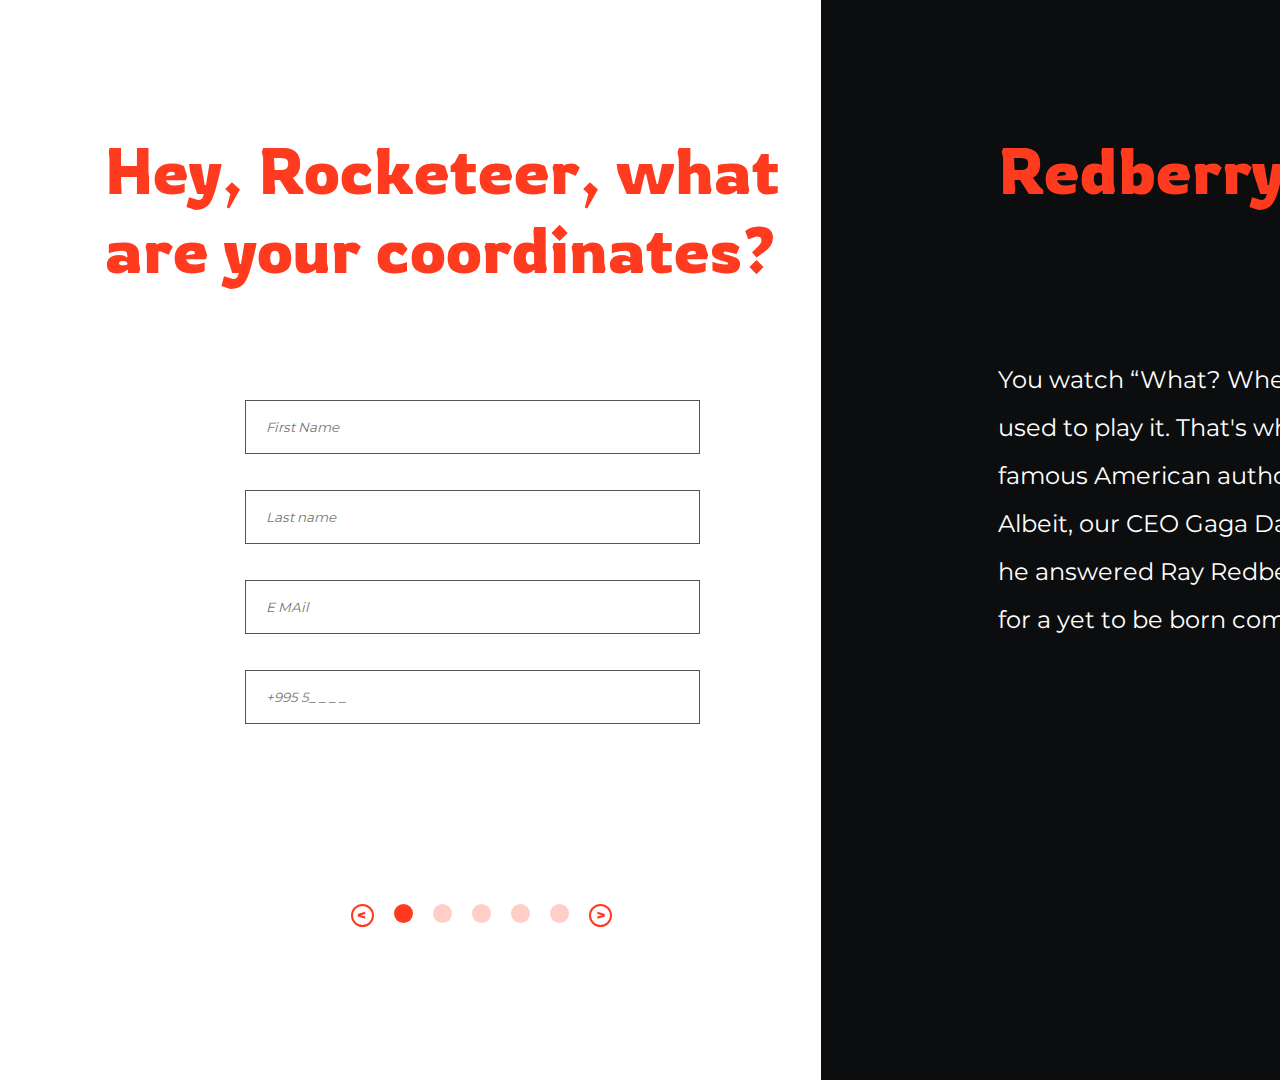
<file: main.html>
<!DOCTYPE html>
<html lang="en">
<head>
    <meta charset="UTF-8">
    <meta http-equiv="X-UA-Compatible" content="IE=edge">
    <meta name="viewport" content="width=device-width, initial-scale=1.0">
    <link rel="stylesheet" href="css/reset.css">
    <link rel="stylesheet" href="css/main.css">
    <link rel="stylesheet" href="css/fonts.css">
    <title>rr</title>
</head>
<body>
    <div class="left">
        <div class="heading_container">
            <h1 class="heading">
                Hey, Rocketeer, what are your coordinates?
            </h1>
        </div>
        <div class="forms_and_dots">
            <div class="forms">
                <form action="post">
                    <input class="form" type="text" placeholder="First Name "> <br> <br>
                    <input class="form" type="text" placeholder="Last name   "> <br> <br>
                    <input class="form" type="text" placeholder="E MAil   "> <br> <br>
                    <input class="form" type="text" placeholder="+995 5_ _ _ _ ">
                </form>
            </div>
            <div class="dotcontainer">
                <div class="wertili2"><p><</p></div>
                <div class="wertili"></div>
                <div class="wertili tw"></div>
                <div class="wertili tw"></div>
                <div class="wertili tw"></div>
                <div class="wertili tw"></div>
                <div class="wertili2"><p>></p></div>                
            </div>  
        </div>      
    </div>
    <div class="right">
        <div class="heading_container2">
            <h2>
                Redberry Origins
            </h2>
            <p class="text">
                You watch “What? Where? When?” Yeah. 
                Our founders used to play it. That's where they got a
                question about a famous American author and screenwriter 
                Ray Bradbury. Albeit, our CEO Gaga Darsalia
                forgot the exact name and he answered Ray Redberry. And
                at that moment, a name for a yet to be born company was
                inspired - Redberry 😇
            </p>           
        </div>

    </div>
    
</body>
</html>
</file>
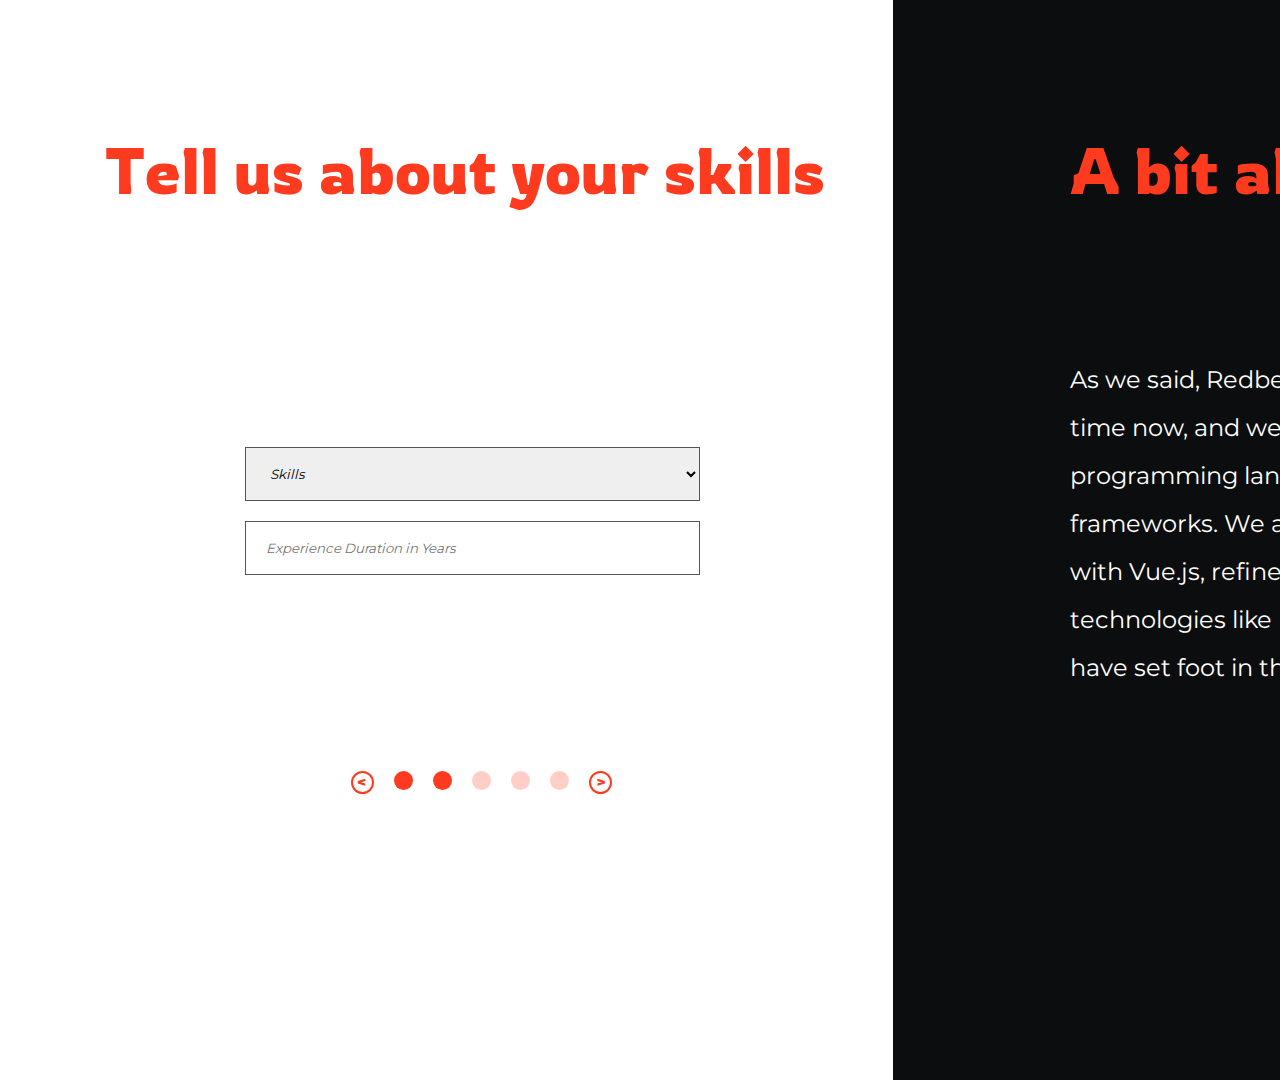
<file: page2.html>
<!DOCTYPE html>
<html lang="en">
<head>
    <meta charset="UTF-8">
    <meta http-equiv="X-UA-Compatible" content="IE=edge">
    <meta name="viewport" content="width=device-width, initial-scale=1.0">
    <link rel="stylesheet" href="css/reset.css">
    <link rel="stylesheet" href="css/page2.css">
    <link rel="stylesheet" href="css/fonts.css">
    <title>rr</title>
</head>
<body>
    <div class="left">
        <div class="heading_container">
            <h1 class="heading">
                Tell us about your skills
            </h1>
        </div>
        <div class="forms_and_dots">
            <div class="forms">
                <form action="post">
                    <select  class="form">
                        <option>Skills</option>
                        <option>html</option>
                        <option>css</option>
                        <option>javascript</option>
                    </select>
                    <input class="form" type="text" placeholder="Experience Duration in Years "> <br> <br>
                </form>
            </div>
            <div class="dotcontainer">
                <div class="wertili2"><p><</p></div>
                <div class="wertili"></div>
                <div class="wertili"></div>
                <div class="wertili tw"></div>
                <div class="wertili tw"></div>
                <div class="wertili tw"></div>
                <div class="wertili2"><p>></p></div>                
            </div>  
        </div>      
    </div>
    <div class="right">
        <div class="heading_container2">
            <h2>
                A bit about our battles
            </h2>
            <p class="text">
                As we said, Redberry has been on the field 
                for quite some time now, and we have touched 
                and embraced a variety of programming languages, 
                technologies, philosophies, and frameworks. We 
                are battle-tested in PHP Laravel Stack with Vue.js, 
                refined in React, and allies with Serverside 
                technologies like Docker and Kubernetes, and 
                now we have set foot in the web3 industry.
            </p>           
        </div>

    </div>
    
    
    
    
</body>
</html>
</file>
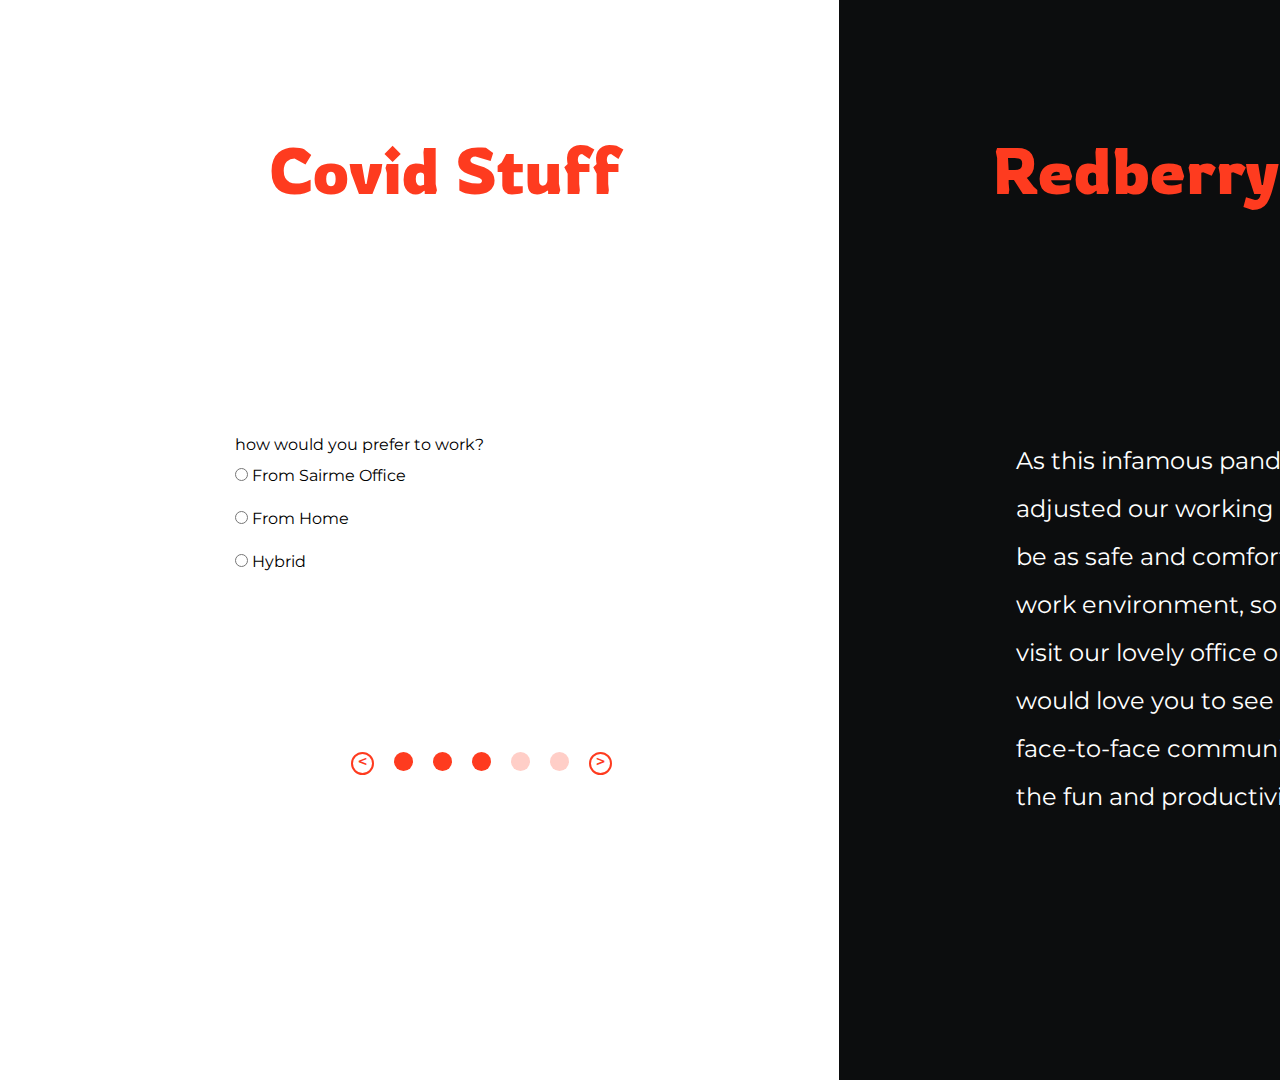
<file: page3.html>
<!DOCTYPE html>
<html lang="en">
<head>
    <meta charset="UTF-8">
    <meta http-equiv="X-UA-Compatible" content="IE=edge">
    <meta name="viewport" content="width=device-width, initial-scale=1.0">
    <link rel="stylesheet" href="css/reset.css">
    <link rel="stylesheet" href="css/page3.css">
    <link rel="stylesheet" href="css/fonts.css">
    <title>rr</title>
</head>
<body>
    <div class="left">
        <div class="heading_container">
            <h1 class="heading">
                Covid Stuff
            </h1>
        </div>
        <div class="forms_and_dots">
            <form>
                <p>how would you prefer to work?</p>
                <input type="radio">
                <label>From Sairme Office</label><br>
                <input type="radio">
                <label>From Home</label><br>
                <input type="radio">
                <label>Hybrid</label>
            </form>
            <div class="dotcontainer">
                <div class="wertili2"><p><</p></div>
                <div class="wertili"></div>
                <div class="wertili"></div>
                <div class="wertili"></div>
                <div class="wertili tw"></div>
                <div class="wertili tw"></div>
                <div class="wertili2"><p>></p></div>                
            </div>  
        </div>      
    </div>
    <div class="right">
        <div class="heading_container2">
            <h2>
                Redberry Covid Policies
            </h2>
            <p class="text">
                As this infamous pandemic took over the world, 
                we adjusted our working practices so that our 
                employees can be as safe and comfortable as possible. 
                We have a hybrid work environment, so you can either 
                work from home or visit our lovely office on Sairme 
                Street. If it was up to us, we would love you to see 
                us in the office because we think face-to-face 
                communications > Zoom meetings. Both on the fun 
                and productivity scales. 
            </p>           
        </div>

    </div>
    
</body>
</html>
</file>
<file: css/main.css>
body{
    display: flex;
}
.left {
    background-color: #ffffff;
    width: 926px;
    height: 1080px;
    display: inline-block;
    font-family: 'Rowdies';
    box-sizing: border-box;
}
.heading_container h1{
    width: 716px;
    height: 128px;
    display: inline-block;
    margin: 131px 0 131px 105px;
    color: #FE3B1F;
    line-height: 79.49px;
    font-size: 64px;
    font-family: 'Rowdies';
    font-weight: 400;
}
.forms{
    /* margin: 0 0 0 235px; */
}
.form {
    width: 455px;
    height: 54px;
    padding: 12px 20px;
    display: inline-block;
    border: 1px solid #525557;
    box-sizing: border-box;
    margin: 10px;
    font-family: 'Montserrat';
    font-style: italic;
  }
.right {
    width: 994px;
    height: 1080px;
    box-sizing: border-box;
    font-family: 'Rowdies';
    background-color: #0C0D0E;
   
}
.heading_container2 h2{
    width: 716px;
    height: 94px;
    display: inline-block;
    margin: 131px 114px 0 177px;
    color: #FE3B1F;
    line-height: 79.49px;
    font-size: 64px;
    font-family: 'Rowdies';
    font-weight: 400;
}
.heading_container2 p{
    width: 705px;
    height: 608px;
    display: inline-block;
    margin: 131px 114px 0 177px;
    color: #ffffff;
    line-height: 48px;
    font-size: 24px;
    font-family: 'Montserrat';
    font-weight: 400;
}
.forms_and_dots{
    width: 455px;
    height: 533px;
    margin: 0 0 0 235px;
}

                                                            /* wertilebi */
.dotcontainer{
    display: flex;
    height: 30px;
    margin: 160px 0 0 106px;
    
    }
.wertili {
    display: flex;
    width: 19px;
    height: 19px;
    border-radius: 50%;
    background-color: #FE3B1F;
    margin: 10px;
}
.wertili2 p {
    display: flex;
    width: 19px;
    height: 19px;
    border-style: double;
    border-radius: 50%;
    border-width: 2px;
    border-color: #FE3B1F;
    color: #FE3B1F;
    margin: 10px;
    font-weight: 900;
    justify-content: center;
}
.tw{
    opacity: 25%;
}
.arroy {
    width: 15px;
    height: 15px;
    border-style: solid;
    border-radius: 50%;
    border-color: red;
    border-color: orangered;
    margin: 10px;
}
.isari {
    color: orangered;
    font-weight: bold;
}

                                                            /* wertilebi */
</file>
<file: css/fonts.css>
@font-face {
    font-family: 'Rowdies';
    src: url('../fonts/Rowdies/');
    src: url('../fonts/Rowdies/?#iefix') format('embedded-opentype'),
        url('../fonts/Rowdies/Rowdies-Regular.woff2') format('woff2'),
        url('../fonts/Rowdies/Rowdies-Regular.woff') format('woff'),
        url('../fonts/Rowdies/Rowdies-Regular.svg#Rowdies-Regular') format('svg');
    font-weight: normal;
    font-style: normal;
    font-display: swap;
}

@font-face {
    font-family: 'Montserrat';
    src: url('../fonts/Monserat/Montserrat-Regular.eot');
    src: url('../fonts/Monserat/Montserrat-Regular.eot?#iefix') format('embedded-opentype'),
        url('../fonts/Monserat/Montserrat-Regular.woff2') format('woff2'),
        url('../fonts/Monserat/Montserrat-Regular.woff') format('woff'),
        url('../fonts/Monserat/Montserrat-Regular.svg#Montserrat-Regular') format('svg');
    font-weight: normal;
    font-style: normal;
    font-display: swap;
}
</file>
<file: css/page2.css>
body{
    display: flex;
}
.left {
    background-color: #ffffff;
    width: 926px;
    height: 1080px;
    display: inline-block;
    font-family: 'Rowdies';
    box-sizing: border-box;
}
.heading_container h1{
    width: 788px;
    height: 175px;
    display: inline-block;
    margin: 131px 0 131px 105px;
    color: #FE3B1F;
    line-height: 79.49px;
    font-size: 64px;
    font-family: 'Rowdies';
    font-weight: 400;
}
.forms{
    /* margin: 0 0 0 235px; */
}
.form {
    width: 455px;
    height: 54px;
    padding: 12px 20px;
    display: inline-block;
    border: 1px solid #525557;
    box-sizing: border-box;
    margin: 10px;
    font-family: 'Montserrat';
    font-style: italic;
  }
.right {
    width: 994px;
    height: 1080px;
    box-sizing: border-box;
    font-family: 'Rowdies';
    background-color: #0C0D0E;
   
}
.heading_container2 h2{
    width: 716px;
    height: 94px;
    display: inline-block;
    margin: 131px 114px 0 177px;
    color: #FE3B1F;
    line-height: 79.49px;
    font-size: 64px;
    font-family: 'Rowdies';
    font-weight: 400;
}
.heading_container2 p{
    width: 705px;
    height: 606px;
    display: inline-block;
    margin: 131px 114px 0 177px;
    color: #ffffff;
    line-height: 48px;
    font-size: 24px;
    font-family: 'Montserrat';
    font-weight: 400;
}
.forms_and_dots{
    width: 455px;
    height: 533px;
    margin: 0 0 0 235px;
}

                                                            /* wertilebi */
.dotcontainer{
    display: flex;
    height: 30px;
    margin: 160px 0 0 106px;
    
    }
.wertili {
    display: flex;
    width: 19px;
    height: 19px;
    border-radius: 50%;
    background-color: #FE3B1F;
    margin: 10px;
}
.wertili2 p {
    display: flex;
    width: 19px;
    height: 19px;
    border-style: double;
    border-radius: 50%;
    border-width: 2px;
    border-color: #FE3B1F;
    color: #FE3B1F;
    margin: 10px;
    font-weight: 900;
    justify-content: center;
}
.tw{
    opacity: 25%;
}
.arroy {
    width: 15px;
    height: 15px;
    border-style: solid;
    border-radius: 50%;
    border-color: red;
    border-color: orangered;
    margin: 10px;
}
.isari {
    color: orangered;
    font-weight: bold;
}

                                                            /* wertilebi */
</file>
<file: css/page3.css>
body{
    display: flex;
}
.left {
    background-color: #ffffff;
    width: 926px;
    height: 1080px;
    display: inline-block;
    font-family: 'Rowdies';
    box-sizing: border-box;
}
.heading_container h1{
    width: 788px;
    height: 175px;
    display: inline-block;
    margin: 131px 0 131px 51px;
    color: #FE3B1F;
    line-height: 79.49px;
    font-size: 64px;
    font-family: 'Rowdies';
    font-weight: 400;
    text-align: center;
}
.forms{
    /* margin: 0 0 0 235px; */
}
.form {
    width: 455px;
    height: 54px;
    padding: 12px 20px;
    display: inline-block;
    border: 1px solid #525557;
    box-sizing: border-box;
    margin: 10px;
    font-family: 'Montserrat';
    font-style: italic;
  }
.right {
    width: 994px;
    height: 1080px;
    box-sizing: border-box;
    font-family: 'Rowdies';
    background-color: #0C0D0E;
   
}
.heading_container2 h2{
    width: 788px;
    height: 175px;
    display: inline-block;
    margin: 131px 114px 0 153px;
    color: #FE3B1F;
    line-height: 79.49px;
    font-size: 64px;
    font-family: 'Rowdies';
    font-weight: 400;
}
.heading_container2 p{
    width: 705px;
    height: 606px;
    display: inline-block;
    margin: 131px 114px 0 177px;
    color: #ffffff;
    line-height: 48px;
    font-size: 24px;
    font-family: 'Montserrat';
    font-weight: 400;
}
.forms_and_dots{
    width: 455px;
    height: 533px;
    margin: 0 0 0 235px;
    font-family: 'Montserrat';
}
.forms_and_dots input {
    margin: 15px 0;
}

                                                            /* wertilebi */
.dotcontainer{
    display: flex;
    height: 30px;
    margin: 160px 0 0 106px;
    
    }
.wertili {
    display: flex;
    width: 19px;
    height: 19px;
    border-radius: 50%;
    background-color: #FE3B1F;
    margin: 10px;
}
.wertili2 p {
    display: flex;
    width: 19px;
    height: 19px;
    border-style: double;
    border-radius: 50%;
    border-width: 2px;
    border-color: #FE3B1F;
    color: #FE3B1F;
    margin: 10px;
    font-weight: 900;
    justify-content: center;
}
.tw{
    opacity: 25%;
}
.arroy {
    width: 15px;
    height: 15px;
    border-style: solid;
    border-radius: 50%;
    border-color: red;
    border-color: orangered;
    margin: 10px;
}
.isari {
    color: orangered;
    font-weight: bold;
}

                                                            /* wertilebi */
</file>
